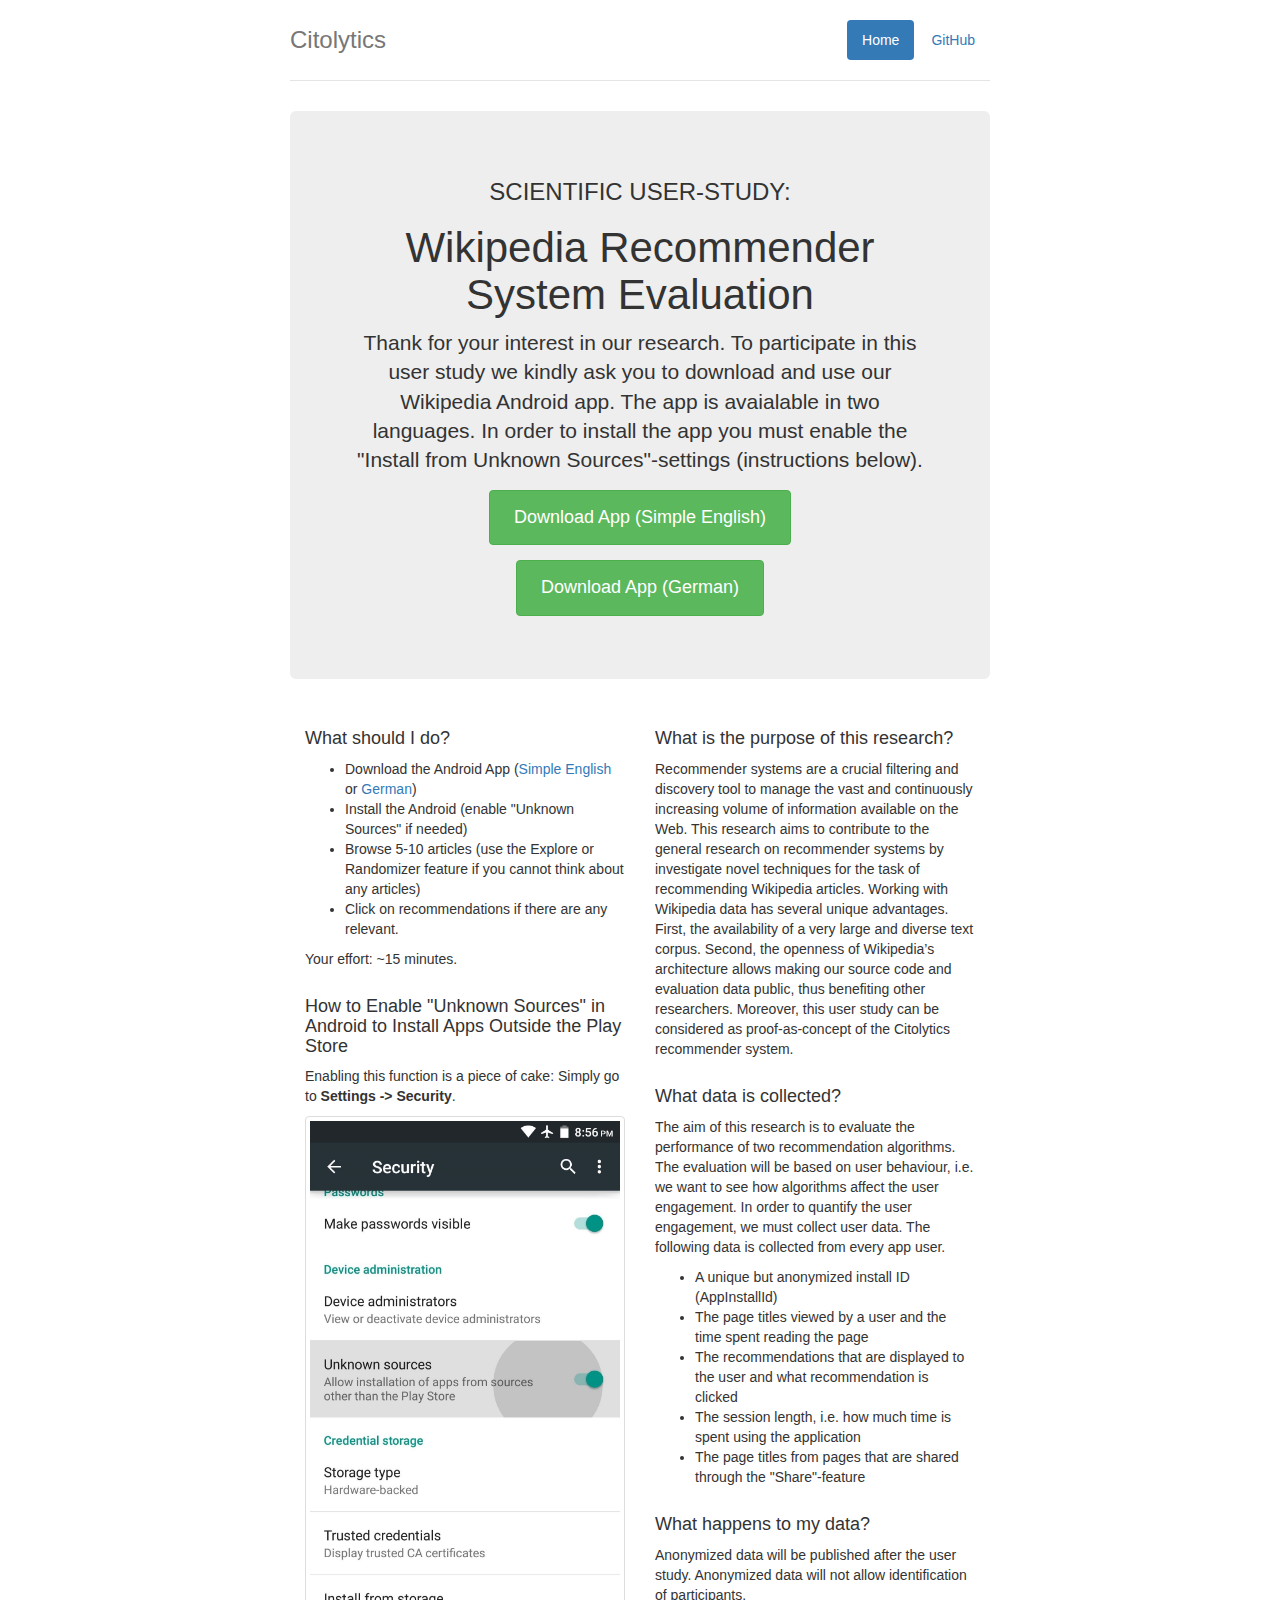
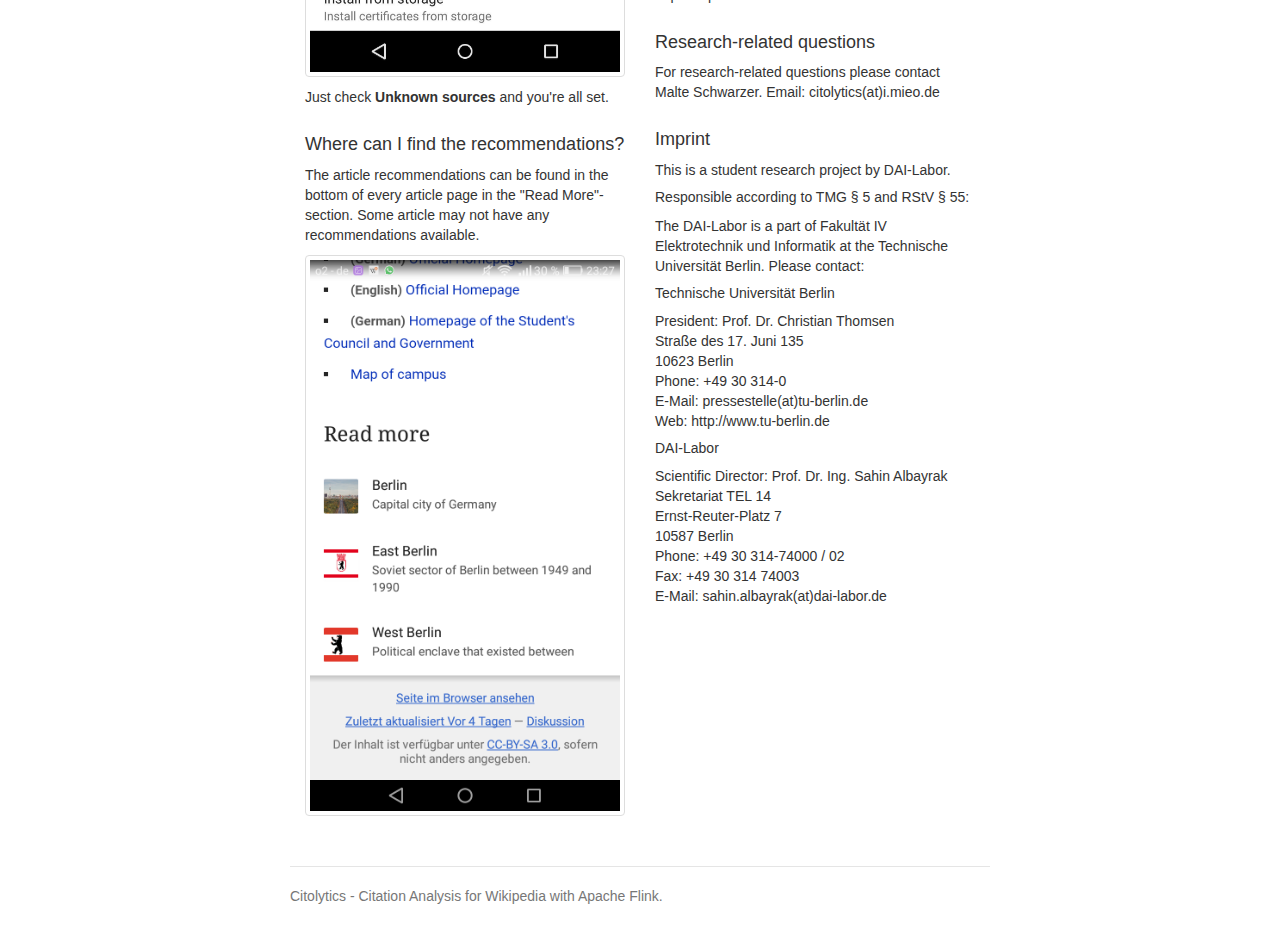
<file: docs/userstudy/index.html>
<!DOCTYPE html>
<html lang="en">
  <head>
    <meta charset="utf-8">
    <meta http-equiv="X-UA-Compatible" content="IE=edge">
    <meta name="viewport" content="width=device-width, initial-scale=1">
    <meta name="description" content="">
    <meta name="author" content="">

    <title>Citolytics - User Study</title>

    <!-- Bootstrap core CSS -->
    <link rel="stylesheet" href="https://maxcdn.bootstrapcdn.com/bootstrap/3.3.7/css/bootstrap.min.css" integrity="sha384-BVYiiSIFeK1dGmJRAkycuHAHRg32OmUcww7on3RYdg4Va+PmSTsz/K68vbdEjh4u" crossorigin="anonymous">

    <!-- Custom styles for this template -->
    <link rel="stylesheet" href="style.css">

    <!-- HTML5 shim and Respond.js for IE8 support of HTML5 elements and media queries -->
    <!--[if lt IE 9]>
      <script src="https://oss.maxcdn.com/html5shiv/3.7.3/html5shiv.min.js"></script>
      <script src="https://oss.maxcdn.com/respond/1.4.2/respond.min.js"></script>
    <![endif]-->
  </head>

  <body>

    <div class="container">
      <div class="header clearfix">
        <nav>
          <ul class="nav nav-pills pull-right">
            <li role="presentation" class="active"><a href=".">Home</a></li>
            <!--<li role="presentation"><a href="http://citolytics-simple.wmflabs.org/">Demo Wiki</a></li>-->
            <li role="presentation"><a href="https://github.com/wikimedia/citolytics">GitHub</a></li>
          </ul>
        </nav>
        <h3 class="text-muted">Citolytics</h3>
      </div>

      <div class="jumbotron">
        <h3 style="text-transform: uppercase;">Scientific User-Study:</h3>
        <h1>Wikipedia Recommender System Evaluation</h1>
        <p class="lead">Thank for your interest in our research. To participate in this user study we kindly ask you to download and use our Wikipedia Android app. The app is avaialable in two languages. In order to install the app you must enable the &quot;Install from Unknown Sources&quot;-settings (instructions below).</p>
        <p><a style="font-size: 18px;" class="btn btn-success" href="https://github.com/mschwarzer/citolytics-demo/releases/download/1.0/app-simplewiki.apk" role="button">Download App (Simple English)</a></p>
        <p><a style="font-size: 18px;" class="btn btn-success" href="https://github.com/mschwarzer/citolytics-demo/releases/download/1.0/app-dewiki.apk" role="button">Download App (German)</a></p>

      </div>

      <div>

      </div>

      <div class="row marketing">

        <div class="col-lg-6">
          <h4>What should I do?</h4>

          <ul>
            <li>Download the Android App (<a href="https://github.com/mschwarzer/citolytics-demo/releases/download/1.0/app-simplewiki.apk">Simple English</a> or <a href="https://github.com/mschwarzer/citolytics-demo/releases/download/1.0/app-dewiki.apk">German</a>)</li>
            <li>Install the Android (enable &quot;Unknown Sources&quot; if needed)</li>
            <li>Browse 5-10 articles (use the Explore or Randomizer feature if you cannot think about any articles)</li>
            <li>Click on recommendations if there are any relevant.</li>
          </ul>
          <p>Your effort: ~15 minutes.</p>

          <h4>How to Enable &quot;Unknown Sources&quot; in Android to Install Apps Outside the Play Store</h4>
          <p>Enabling this function is a piece of cake: Simply go to <b>Settings -&gt; Security</b>.</p>
          <p><img class="img-responsive img-rounded img-thumbnail" src="android-unknown-sources.jpg"></p>
          <p>Just check <b>Unknown sources</b> and you're all set.</p>

          <h4>Where can I find the recommendations?</h4>
          <p>The article recommendations can be found in the bottom of every article page in the &quot;Read More&quot;-section. Some article may not have any recommendations available.</p>
          <p><img class="img-responsive img-rounded img-thumbnail" src="android-read-more.png"></p>

        </div>

        <div class="col-lg-6">
          <h4>What is the purpose of this research?</h4>
          <p>Recommender systems are a crucial filtering and discovery tool to manage the vast and continuously increasing volume of information available on the Web. This research aims to contribute
            to the general research on recommender systems by investigate novel techniques for the task of recommending Wikipedia articles. Working with Wikipedia data has several unique advantages.
            First, the availability of a very large and diverse text corpus. Second, the openness of Wikipedia’s architecture allows making our source code and evaluation data
public, thus benefiting other researchers. Moreover, this user study can be considered as proof-as-concept of the Citolytics recommender system.
          </p>

          <h4>What data is collected?</h4>
          <p>The aim of this research is to evaluate the performance of two recommendation algorithms. The evaluation will be based on user behaviour, i.e. we want to see how algorithms affect the user
            engagement. In order to quantify the user engagement, we must collect user data. The following data is collected from every app user.
            <ul>
              <li>A unique but anonymized install ID (AppInstallId)</li>
              <li>The page titles viewed by a user and the time spent reading the page</li>
              <li>The recommendations that are displayed to the user and what recommendation is clicked</li>
              <li>The session length, i.e. how much time is spent using the application</li>
              <li>The page titles from pages that are shared through the &quot;Share&quot;-feature</li>
            </ul>
          </p>

          <h4>What happens to my data?</h4>
          <p>Anonymized data will be published after the user study. Anonymized data will not allow identification of participants.</p>


          <h4>Research-related questions</h4>
          <p>For research-related questions please contact Malte Schwarzer. Email: citolytics(at)i.mieo.de</p>

          <h4>Imprint</h4>
          <p>This is a student research project by DAI-Labor.</p>
          <h5>Responsible according to TMG &sect; 5 and RStV &sect; 55:</h5>
          <p>The DAI-Labor is a part of Fakult&auml;t IV Elektrotechnik und Informatik at the Technische Universit&auml;t Berlin. Please contact:</p>
          <h5>Technische Universit&auml;t Berlin</h5>
          <p>
            President: Prof. Dr. Christian Thomsen<br>
            Straße des 17. Juni 135<br>
            10623 Berlin<br>
            Phone: +49 30 314-0<br>
            E-Mail:   pressestelle(at)tu-berlin.de<br>
            Web:     http://www.tu-berlin.de <br>
          </p>
          <h5>DAI-Labor</h5>
          <p>
            Scientific Director: Prof. Dr. Ing. Sahin Albayrak<br>
            Sekretariat TEL 14<br>
            Ernst-Reuter-Platz 7<br>
            10587 Berlin<br>
            Phone: +49 30 314-74000 / 02<br>
            Fax: +49 30 314 74003<br>
            E-Mail: sahin.albayrak(at)dai-labor.de <br>
          </p>

        </div>
      </div>

      <footer class="footer">
        <p>Citolytics - Citation Analysis for Wikipedia with Apache Flink.</p>
      </footer>

    </div> <!-- /container -->

  <script>
    (function(i,s,o,g,r,a,m){i['GoogleAnalyticsObject']=r;i[r]=i[r]||function(){
    (i[r].q=i[r].q||[]).push(arguments)},i[r].l=1*new Date();a=s.createElement(o),
    m=s.getElementsByTagName(o)[0];a.async=1;a.src=g;m.parentNode.insertBefore(a,m)
    })(window,document,'script','https://www.google-analytics.com/analytics.js','ga');

    ga('create', 'UA-1090820-31', 'auto');
    ga('send', 'pageview');

  </script>
  </body>
</html>
</file>
<file: docs/userstudy/style.css>
/* Space out content a bit */
body {
  padding-top: 20px;
  padding-bottom: 20px;
}

/* Everything but the jumbotron gets side spacing for mobile first views */
.header,
.marketing,
.footer {
  padding-right: 15px;
  padding-left: 15px;
}

/* Custom page header */
.header {
  padding-bottom: 20px;
  border-bottom: 1px solid #e5e5e5;
}
/* Make the masthead heading the same height as the navigation */
.header h3 {
  margin-top: 0;
  margin-bottom: 0;
  line-height: 40px;
}

/* Custom page footer */
.footer {
  padding-top: 19px;
  color: #777;
  border-top: 1px solid #e5e5e5;
}

/* Customize container */
@media (min-width: 768px) {
  .container {
    max-width: 730px;
  }
}
.container-narrow > hr {
  margin: 30px 0;
}

/* Main marketing message and sign up button */
.jumbotron {
  text-align: center;
  border-bottom: 1px solid #e5e5e5;
}
.jumbotron .btn {
  padding: 14px 24px;
  font-size: 21px;
}
.jumbotron h1 {
  font-size: 42px;
}

/* Supporting marketing content */
.marketing {
  margin: 40px 0;
}
.marketing p + h4 {
  margin-top: 28px;
}

/* Responsive: Portrait tablets and up */
@media screen and (min-width: 768px) {
  /* Remove the padding we set earlier */
  .header,
  .marketing,
  .footer {
    padding-right: 0;
    padding-left: 0;
  }
  /* Space out the masthead */
  .header {
    margin-bottom: 30px;
  }
  /* Remove the bottom border on the jumbotron for visual effect */
  .jumbotron {
    border-bottom: 0;
  }
}
</file>
